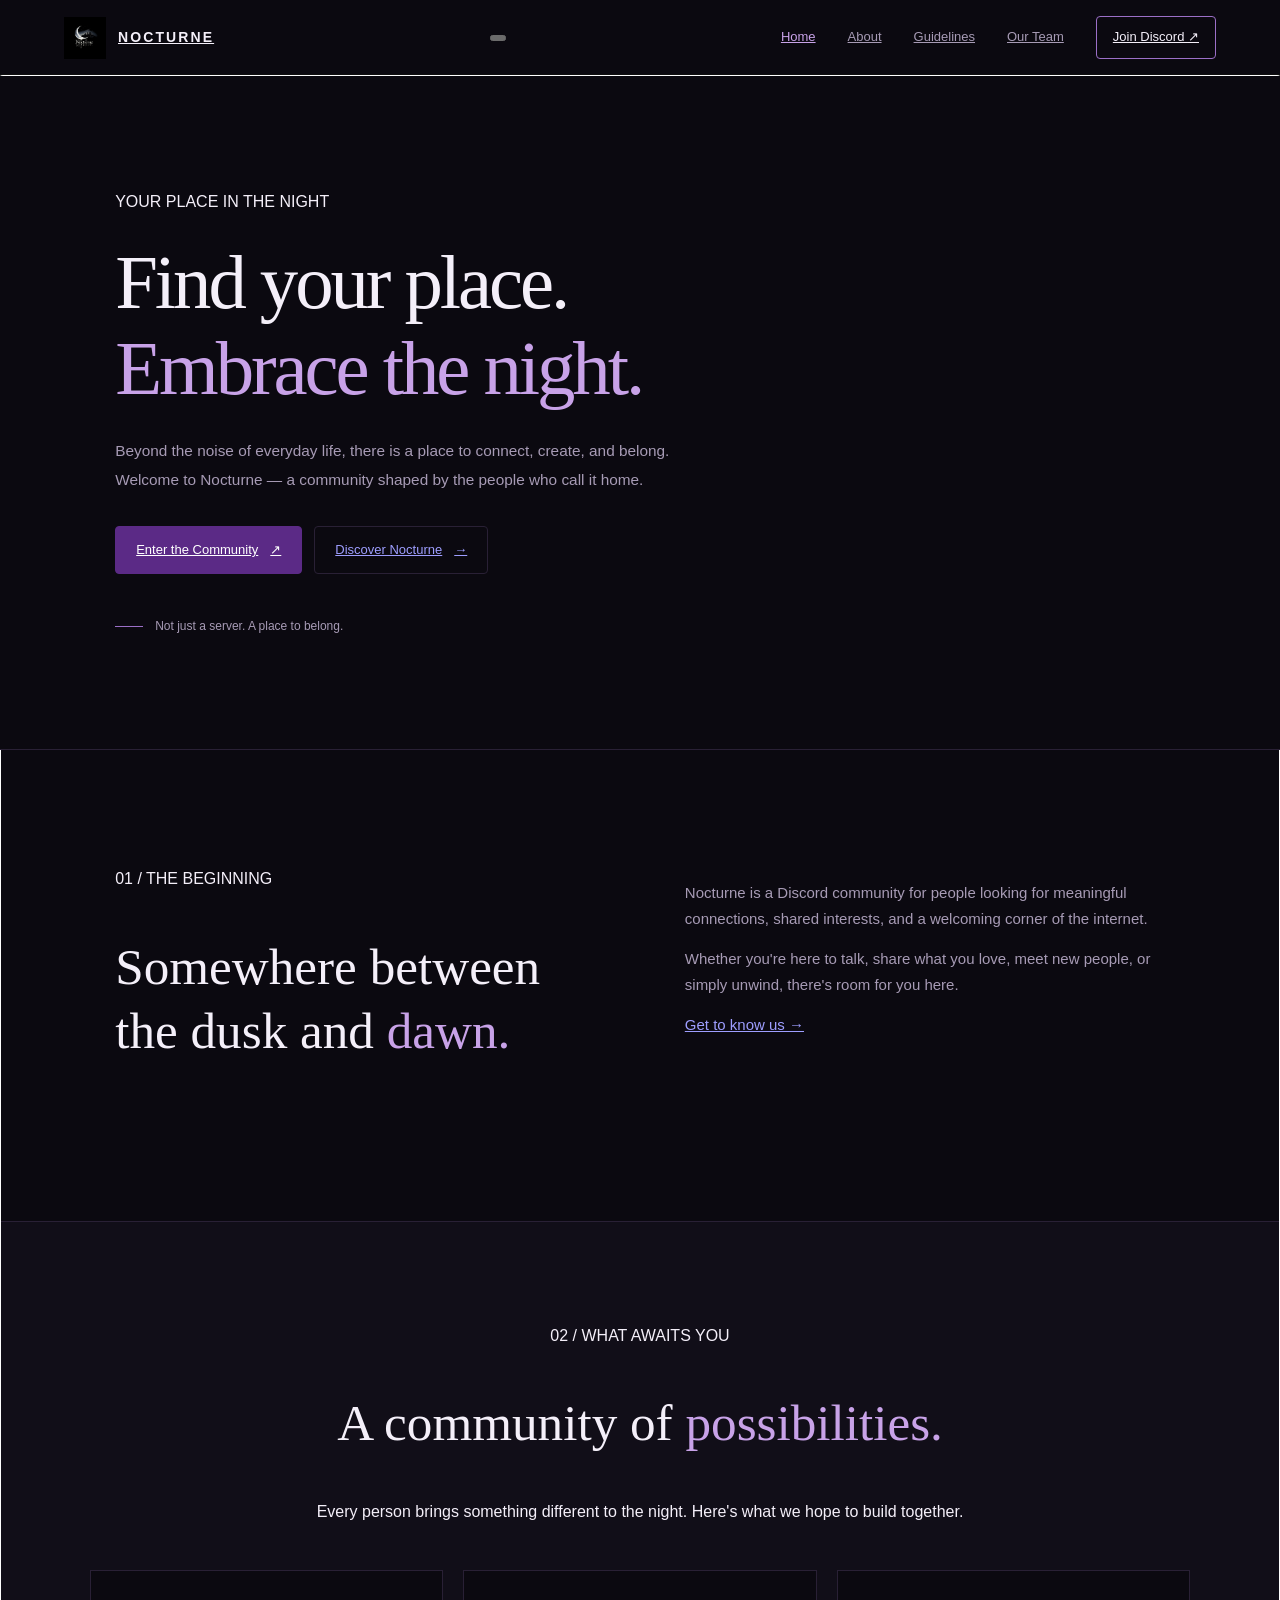
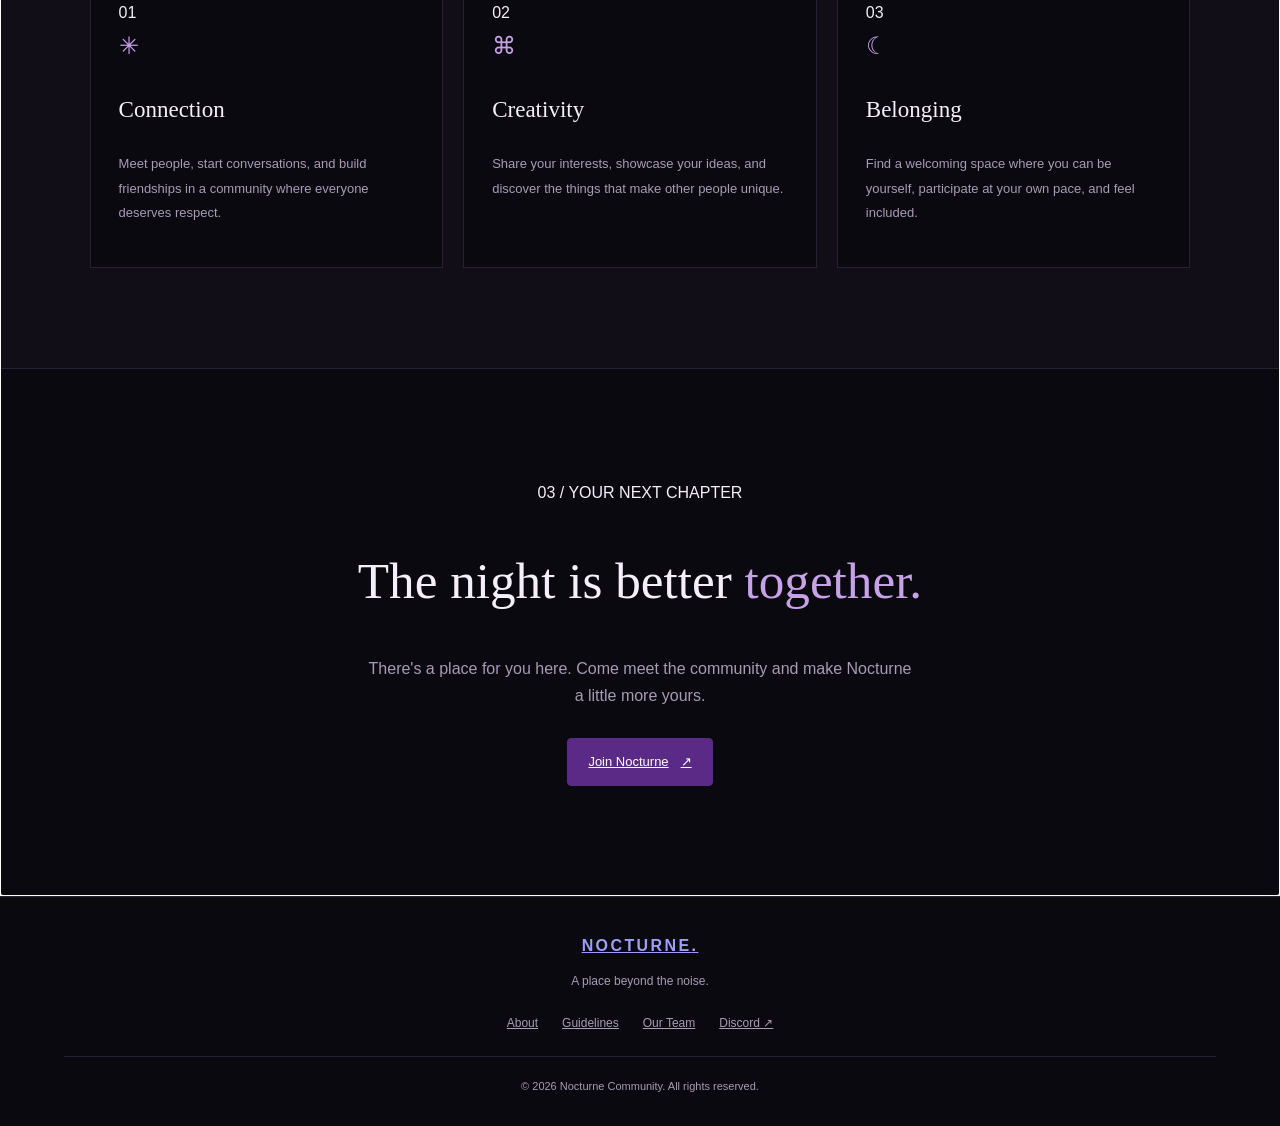
<file: index.html>
<!DOCTYPE html>
<html lang="en">

<head>
    <meta charset="UTF-8">
    <meta name="viewport" content="width=device-width, initial-scale=1.0">

    <meta name="theme-color" content="#0b0910">
    <meta name="description"
        content="Nocturne is a community built around connection, creativity, and the quiet hours of the night.">

    <link rel="icon" type="image/x-icon" href="/images/nocturne.png">
    <title>Nocturne — Find Your Night</title>

    <link rel="stylesheet" href="css/colors.css">
    <link rel="stylesheet" href="css/style.css">

    <script src="js/router.js" defer></script>
    <script src="js/main.js" defer></script>
</head>

<body>
    <header class="site-header">
        <a class="brand" href="?page=home" data-route="home" aria-label="Nocturne Home">
            <img src="images/nocturne.png" alt="Nocturne logo">
            <span>NOCTURNE</span>
        </a>

        <button class="menu-toggle" id="menu-toggle" aria-label="Toggle navigation" aria-expanded="false">
            <span></span>
            <span></span>
            <span></span>
        </button>

        <nav class="site-nav" id="site-nav">
            <a href="?page=home" data-route="home">Home</a>
            <a href="?page=about" data-route="about">About</a>
            <a href="?page=rules" data-route="rules">Guidelines</a>
            <a href="?page=staff" data-route="staff">Our Team</a>
            <a class="nav-discord" href="https://discord.com/PZmPcNks3J" target="_blank" rel="noopener noreferrer">
                Join Discord <span aria-hidden="true">↗</span>
            </a>
        </nav>
    </header>

    <main id="page-content" tabindex="-1">
        <div class="loading-state">Entering the night...</div>
    </main>

    <footer class="site-footer">
        <a class="footer-brand" href="?page=home" data-route="home">
            NOCTURNE<span>.</span>
        </a>

        <p>A place beyond the noise.</p>

        <div class="footer-links">
            <a href="?page=about" data-route="about">About</a>
            <a href="?page=rules" data-route="rules">Guidelines</a>
            <a href="?page=staff" data-route="staff">Our Team</a>
            <a href="https://discord.com/PZmPcNks3J" target="_blank" rel="noopener noreferrer">Discord ↗</a>
        </div>

        <p class="copyright">
            © <span id="current-year"></span> Nocturne Community.
            All rights reserved.
        </p>
    </footer>
</body>

</html>
</file>
<file: css/colors.css>
:root {
    color-scheme: dark;

    --primary-color: #5B2A86;
    --secondary-color: #9B6FC7;
    --accent-color: #C8A2E8;

    --background-color: #0b0910;
    --surface-color: #110e18;
    --surface-light: #171220;
    --border-color: #292035;

    --text-color: #F4EFF9;
    --muted-color: #A79BB5;

    --success-color: #9BDBB1;

    --font-body: "Segoe UI", Arial, sans-serif;
    --font-heading: Georgia, "Times New Roman", serif;

    --container-width: 1180px;
    --header-height: 78px;
}
</file>
<file: css/style.css>
/* Global layout */

* {
    box-sizing: border-box;
}

html {
    min-height: 100%;
    scroll-behavior: smooth;
}

body {
    min-height: 100vh;
    margin: 0;
    display: flex;
    flex-direction: column;
    background: var(--background-color);
    color: var(--text-color);
    font-family: "Segoe UI", Arial, sans-serif;
    line-height: 1.7;
}

#page-content {
    flex: 1;
    width: 100%;
}

/* Header */

.site-header {
    width: 100%;
    min-height: 76px;
    padding: 12px clamp(20px, 5vw, 80px);
    display: flex;
    align-items: center;
    justify-content: space-between;
    gap: 30px;
    background: var(--background-color);
    border-bottom: 1px solid var(--border-color);
}

.brand {
    display: flex;
    align-items: center;
    gap: 12px;
    flex-shrink: 0;
    color: var(--text-color);
    font-size: 14px;
    font-weight: 700;
    letter-spacing: 0.15em;
}

.brand img {
    display: block;
    width: 42px;
    height: 42px;
    object-fit: contain;
}

.site-nav {
    display: flex;
    align-items: center;
    flex-wrap: wrap;
    gap: clamp(14px, 2.5vw, 36px);
}

.site-nav a {
    color: var(--muted-color);
    font-size: 13px;
    transition: color 0.2s ease;
}

.site-nav a:hover,
.site-nav a.active {
    color: var(--accent-color);
}

.site-nav .nav-discord {
    padding: 9px 16px;
    border: 1px solid var(--secondary-color);
    border-radius: 4px;
    color: var(--text-color);
}

/* Home hero */

.hero {
    position: relative;
    min-height: max(620px, calc(100svh - 76px - 150px));
    padding: clamp(50px, 9vh, 100px) clamp(24px, 9vw, 150px);
    display: flex;
    align-items: center;
    background: var(--background-color);
    border-bottom: 1px solid var(--border-color);
}

.hero-content {
    width: 100%;
    max-width: 820px;
}

.hero h1 {
    max-width: 800px;
    margin: 24px 0;
    font-family: Georgia, "Times New Roman", serif;
    font-size: clamp(42px, 6vw, 82px);
    font-weight: 400;
    line-height: 1.12;
    letter-spacing: -0.04em;
}

.hero h1 span {
    color: var(--accent-color);
    font-style: normal;
}

.hero-description {
    max-width: 580px;
    color: var(--muted-color);
    font-size: clamp(14px, 1.2vw, 17px);
    line-height: 1.9;
}

.hero-actions {
    display: flex;
    flex-wrap: wrap;
    gap: 12px;
    margin-top: 32px;
}

.button {
    display: inline-flex;
    align-items: center;
    justify-content: center;
    gap: 12px;
    min-height: 46px;
    padding: 12px 20px;
    border: 1px solid var(--border-color);
    border-radius: 4px;
    font-size: 13px;
    transition: background 0.2s ease, border-color 0.2s ease;
}

.button-primary {
    background: var(--primary-color);
    border-color: var(--primary-color);
    color: white;
}

.button-primary:hover {
    background: var(--secondary-color);
    border-color: var(--secondary-color);
}

.button-secondary:hover {
    border-color: var(--secondary-color);
}

/* Remove previous decorative effects */

.hero-glow,
.hero-decoration,
.hero-index {
    display: none;
}

.hero-note {
    display: flex;
    align-items: center;
    gap: 12px;
    margin-top: 42px;
    color: var(--muted-color);
    font-size: 12px;
}

.note-line {
    width: 28px;
    height: 1px;
    background: var(--secondary-color);
}

/* Sections */

.section {
    width: 100%;
    padding: clamp(60px, 9vw, 120px) clamp(24px, 9vw, 150px);
}

.intro-section {
    display: grid;
    grid-template-columns: minmax(0, 1fr) minmax(0, 1fr);
    align-items: start;
    gap: clamp(30px, 7vw, 100px);
}

.section-heading h2,
.closing-section h2 {
    font-family: Georgia, "Times New Roman", serif;
    font-size: clamp(32px, 4vw, 52px);
    font-weight: 400;
    line-height: 1.25;
}

.section-heading h2 span,
.closing-section h2 span {
    color: var(--accent-color);
}

.intro-copy {
    max-width: 650px;
    color: var(--muted-color);
    font-size: 15px;
}

.community-section {
    padding: clamp(60px, 8vw, 100px) clamp(24px, 7vw, 110px);
    background: var(--surface-color);
    border-top: 1px solid var(--border-color);
    border-bottom: 1px solid var(--border-color);
}

.centered {
    max-width: 700px;
    margin: 0 auto 45px;
    text-align: center;
}

.feature-grid {
    display: grid;
    grid-template-columns: repeat(3, minmax(0, 1fr));
    gap: 20px;
    width: 100%;
}

.feature-card {
    padding: 28px;
    border: 1px solid var(--border-color);
    background: var(--background-color);
}

.feature-icon {
    margin-bottom: 20px;
    color: var(--accent-color);
    font-size: 24px;
}

.feature-card h3 {
    font-family: Georgia, "Times New Roman", serif;
    font-size: 23px;
    font-weight: 400;
}

.feature-card p {
    color: var(--muted-color);
    font-size: 13px;
    line-height: 1.9;
}

.closing-section {
    padding: clamp(60px, 9vw, 110px) 24px;
    text-align: center;
}

.closing-section>p {
    max-width: 550px;
    margin: 0 auto 28px;
    color: var(--muted-color);
}

/* Footer */

.site-footer {
    width: 100%;
    margin-top: auto;
    padding: 35px clamp(20px, 5vw, 80px) 20px;
    border-top: 1px solid var(--border-color);
    text-align: center;
}

.footer-brand {
    font-weight: 700;
    letter-spacing: 0.15em;
}

.footer-brand span {
    color: var(--accent-color);
}

.footer-links {
    display: flex;
    flex-wrap: wrap;
    justify-content: center;
    gap: 24px;
    margin: 22px 0;
}

.footer-links a,
.site-footer p {
    color: var(--muted-color);
    font-size: 12px;
}

.site-footer .copyright {
    padding-top: 20px;
    border-top: 1px solid var(--border-color);
    font-size: 11px;
}

/* Responsive layout */

@media (max-width: 800px) {
    .intro-section {
        grid-template-columns: 1fr;
        gap: 20px;
    }

    .feature-grid {
        grid-template-columns: 1fr;
    }
}

@media (max-width: 640px) {
    .site-header {
        min-height: 68px;
        flex-wrap: wrap;
    }

    .menu-toggle {
        display: flex;
        flex-direction: column;
        justify-content: center;
        gap: 5px;
        width: 40px;
        height: 40px;
        padding: 9px;
        border: 1px solid var(--border-color);
        border-radius: 4px;
        background: transparent;
    }

    .menu-toggle span {
        height: 1px;
        width: 100%;
        background: var(--text-color);
    }

    .site-nav {
        display: none;
        flex-direction: column;
        align-items: stretch;
        width: 100%;
        gap: 0;
    }

    .site-nav.open {
        display: flex;
    }

    .site-nav a {
        padding: 12px 0;
    }

    .site-nav .nav-discord {
        text-align: center;
    }

    .hero {
        min-height: calc(100svh - 68px);
        padding: 60px 24px;
    }

    .hero-actions {
        flex-direction: column;
    }

    .button {
        width: 100%;
    }

    .hero-note {
        margin-top: 30px;
    }
}

@media (prefers-reduced-motion: reduce) {
    html {
        scroll-behavior: auto;
    }

    *,
    *::before,
    *::after {
        transition: none !important;
    }
}
</file>
